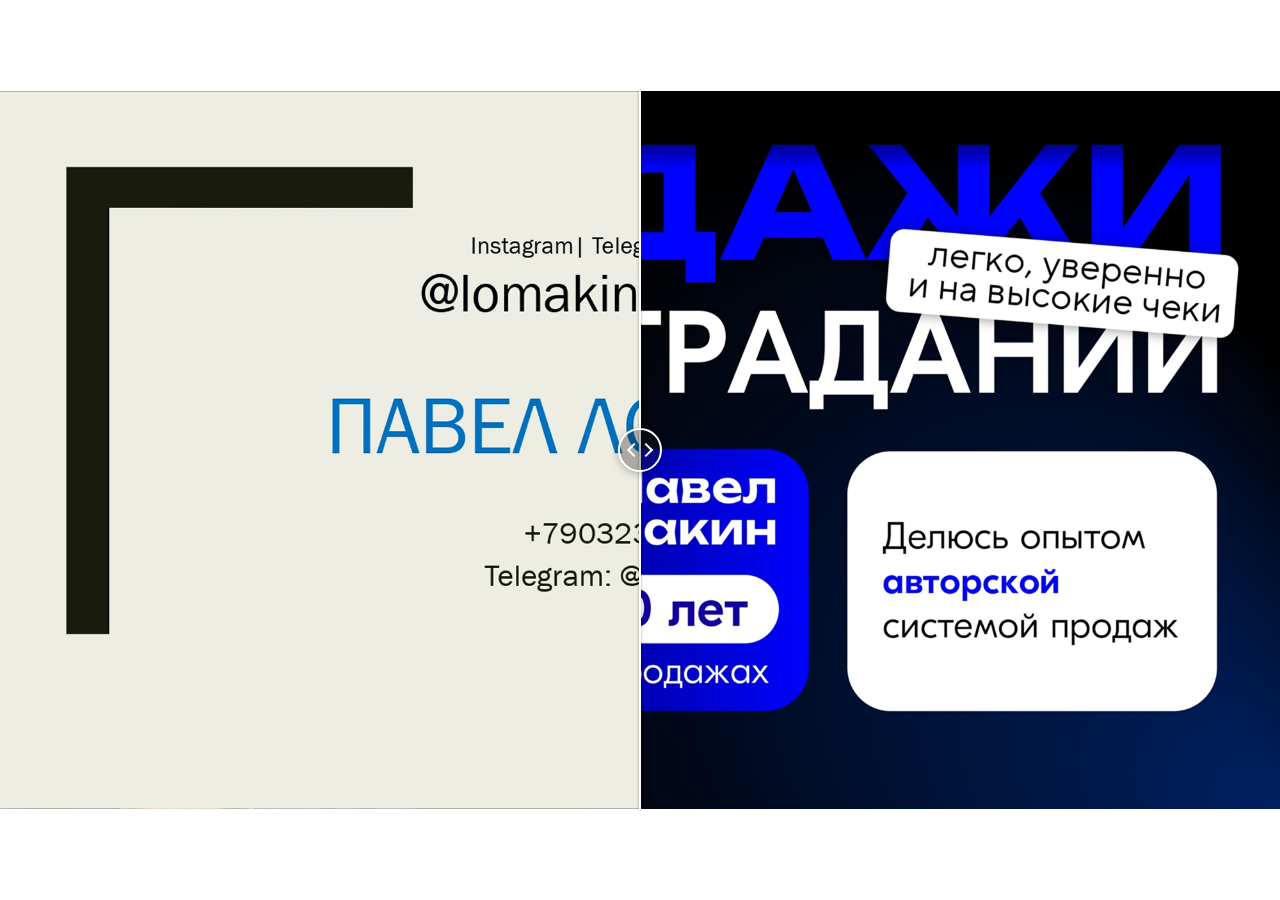
<file: index.html>
<!doctype html>
<html lang="ru">
<head>
  <meta charset="utf-8">
  <meta name="viewport" content="width=device-width, initial-scale=1">
  <meta name="color-scheme" content="light">
  <title>Before / After</title>
  <link rel="stylesheet" href="./styles.css">
  <script defer src="./projects.js"></script>
  <script defer src="./slider.js"></script>
</head>
<body>
  <main>
    <div class="comparison" id="comparison" hidden>
      <img id="after" class="image" alt="" draggable="false">
      <img id="before" class="image image-before" alt="" draggable="false">
      <span class="divider" aria-hidden="true"><span class="handle"></span></span>
      <input id="slider" class="slider" type="range" min="0" max="100" step="1" value="50"
        aria-label="Сравнение изображений до и после" aria-describedby="instructions">
    </div>
    <p id="instructions" class="sr-only">Перемещайте разделитель. Стрелки меняют положение на 1 процент, Home и End показывают одно изображение целиком.</p>
    <p id="status" role="status" aria-live="polite" class="sr-only">Загрузка изображений…</p>
    <noscript>Для сравнения изображений включите JavaScript.</noscript>
  </main>
</body>
</html>
</file>
<file: styles.css>
* { box-sizing: border-box; }
html, body { margin: 0; width: 100%; height: 100%; background: transparent; }
body { font-family: system-ui, sans-serif; }
main { width: 100%; height: 100%; display: grid; place-items: center; }
.comparison {
  --position: 50%;
  --ratio: 1.78412;
  position: relative;
  width: min(100%, calc(100vh * var(--ratio)));
  width: min(100%, calc(100svh * var(--ratio)));
  aspect-ratio: var(--ratio);
  isolation: isolate;
}
.comparison[hidden] { display: none; }
.image { display: block; position: absolute; width: 100%; height: 100%; object-fit: contain; user-select: none; pointer-events: none; }
.image-before { clip-path: inset(0 calc(100% - var(--position)) 0 0); }
.divider {
  position: absolute; top: 0; bottom: 0; left: var(--position); width: 2px;
  transform: translateX(-50%); background: white; pointer-events: none;
  box-shadow: 0 0 3px #0006;
}
.handle {
  position: absolute; top: 50%; left: 50%; transform: translate(-50%, -50%);
  width: 44px; height: 44px; border: 2px solid white; border-radius: 50%;
  background: #17171750; box-shadow: 0 2px 9px #0004;
  transition: background-color 140ms ease, box-shadow 140ms ease;
}
.handle::before, .handle::after {
  content: ""; position: absolute; top: 15px; width: 8px; height: 8px;
  border-top: 2px solid white; border-left: 2px solid white;
}
.handle::before { left: 9px; transform: rotate(-45deg); }
.handle::after { right: 9px; transform: rotate(135deg); }
.comparison:hover .handle, .comparison:focus-within .handle { background: #17171790; }
.comparison:focus-within { outline: 3px solid #1473e6; outline-offset: -3px; }
.comparison:focus-within .handle { box-shadow: 0 0 0 4px #1473e6, 0 2px 9px #0004; }
.slider { position: absolute; inset: 0; width: 100%; height: 100%; margin: 0; opacity: 0; cursor: ew-resize; touch-action: pan-y pinch-zoom; }
.sr-only { position: absolute; width: 1px; height: 1px; padding: 0; margin: -1px; overflow: hidden; clip-path: inset(50%); white-space: nowrap; border: 0; }
.error { padding: 24px; margin: 0; color: #333; text-align: center; }
@media (prefers-reduced-motion: reduce) { .handle { transition: none; } }
</file>
